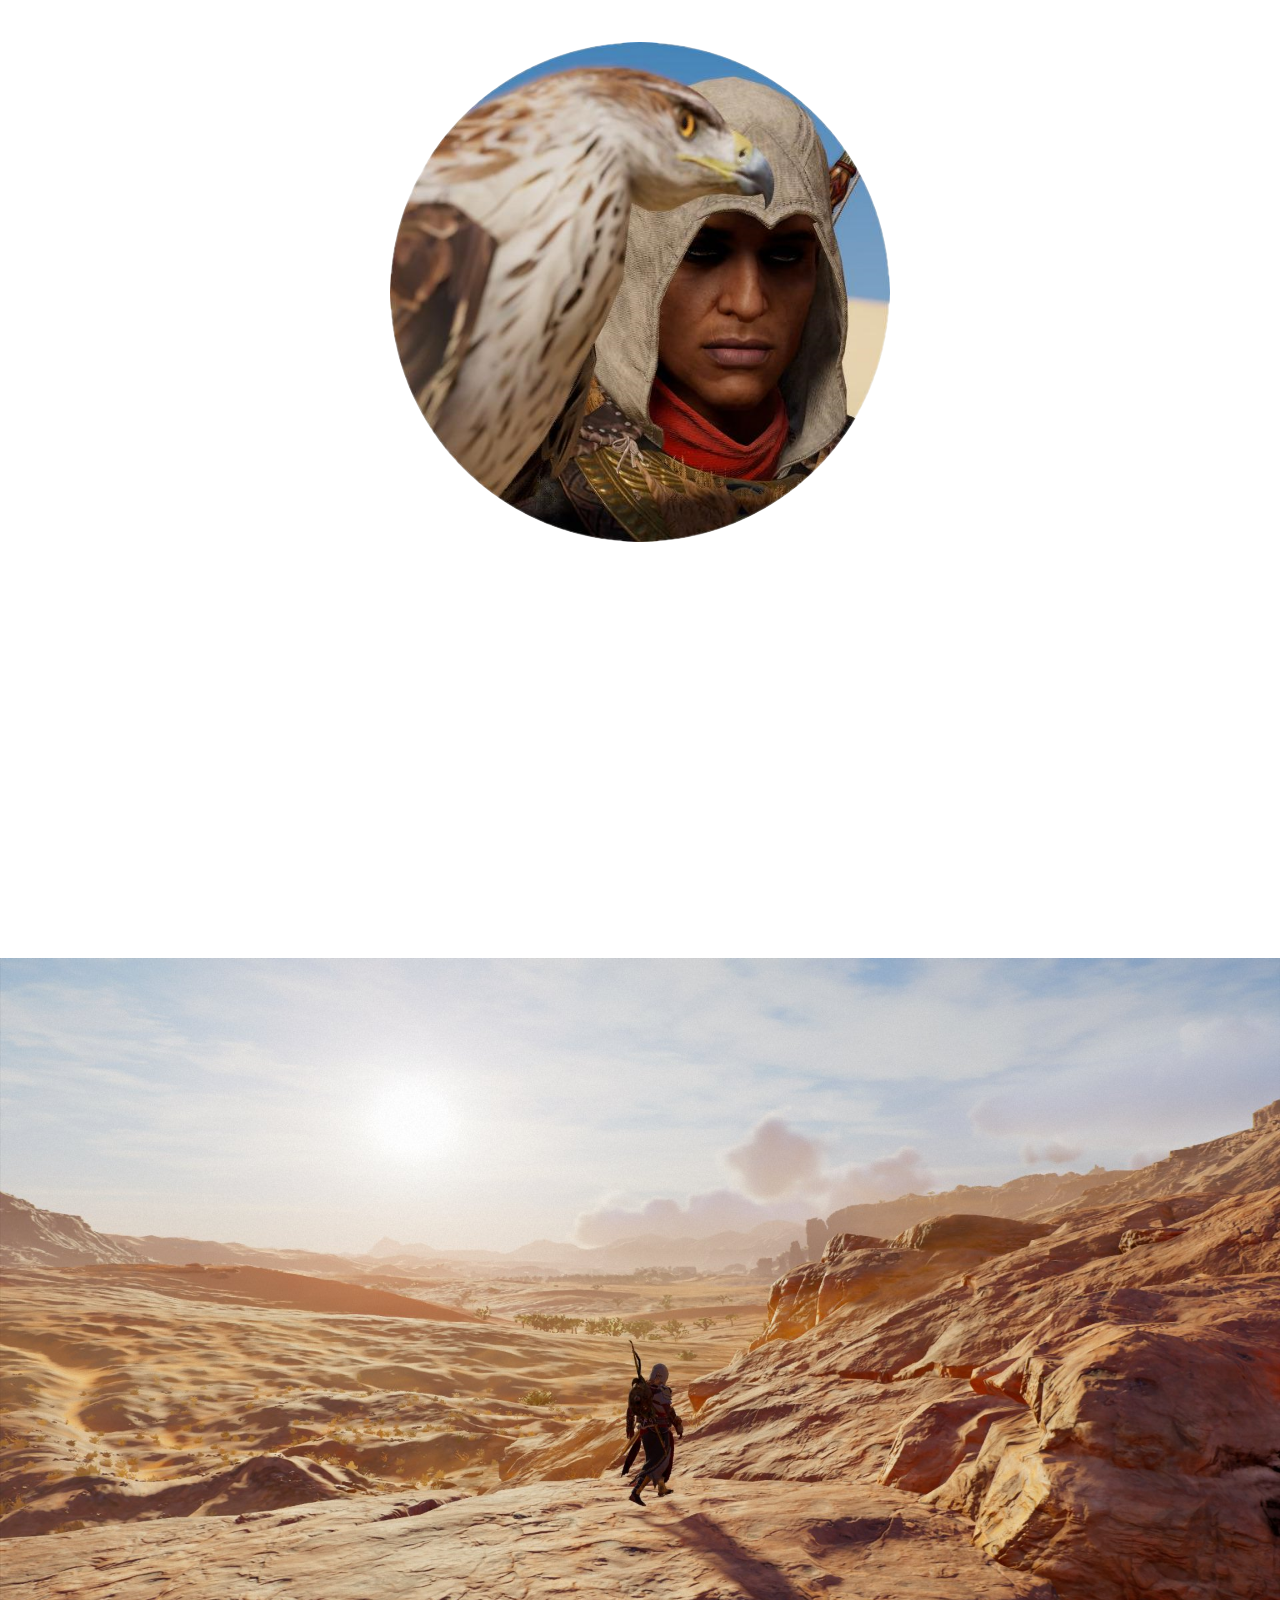
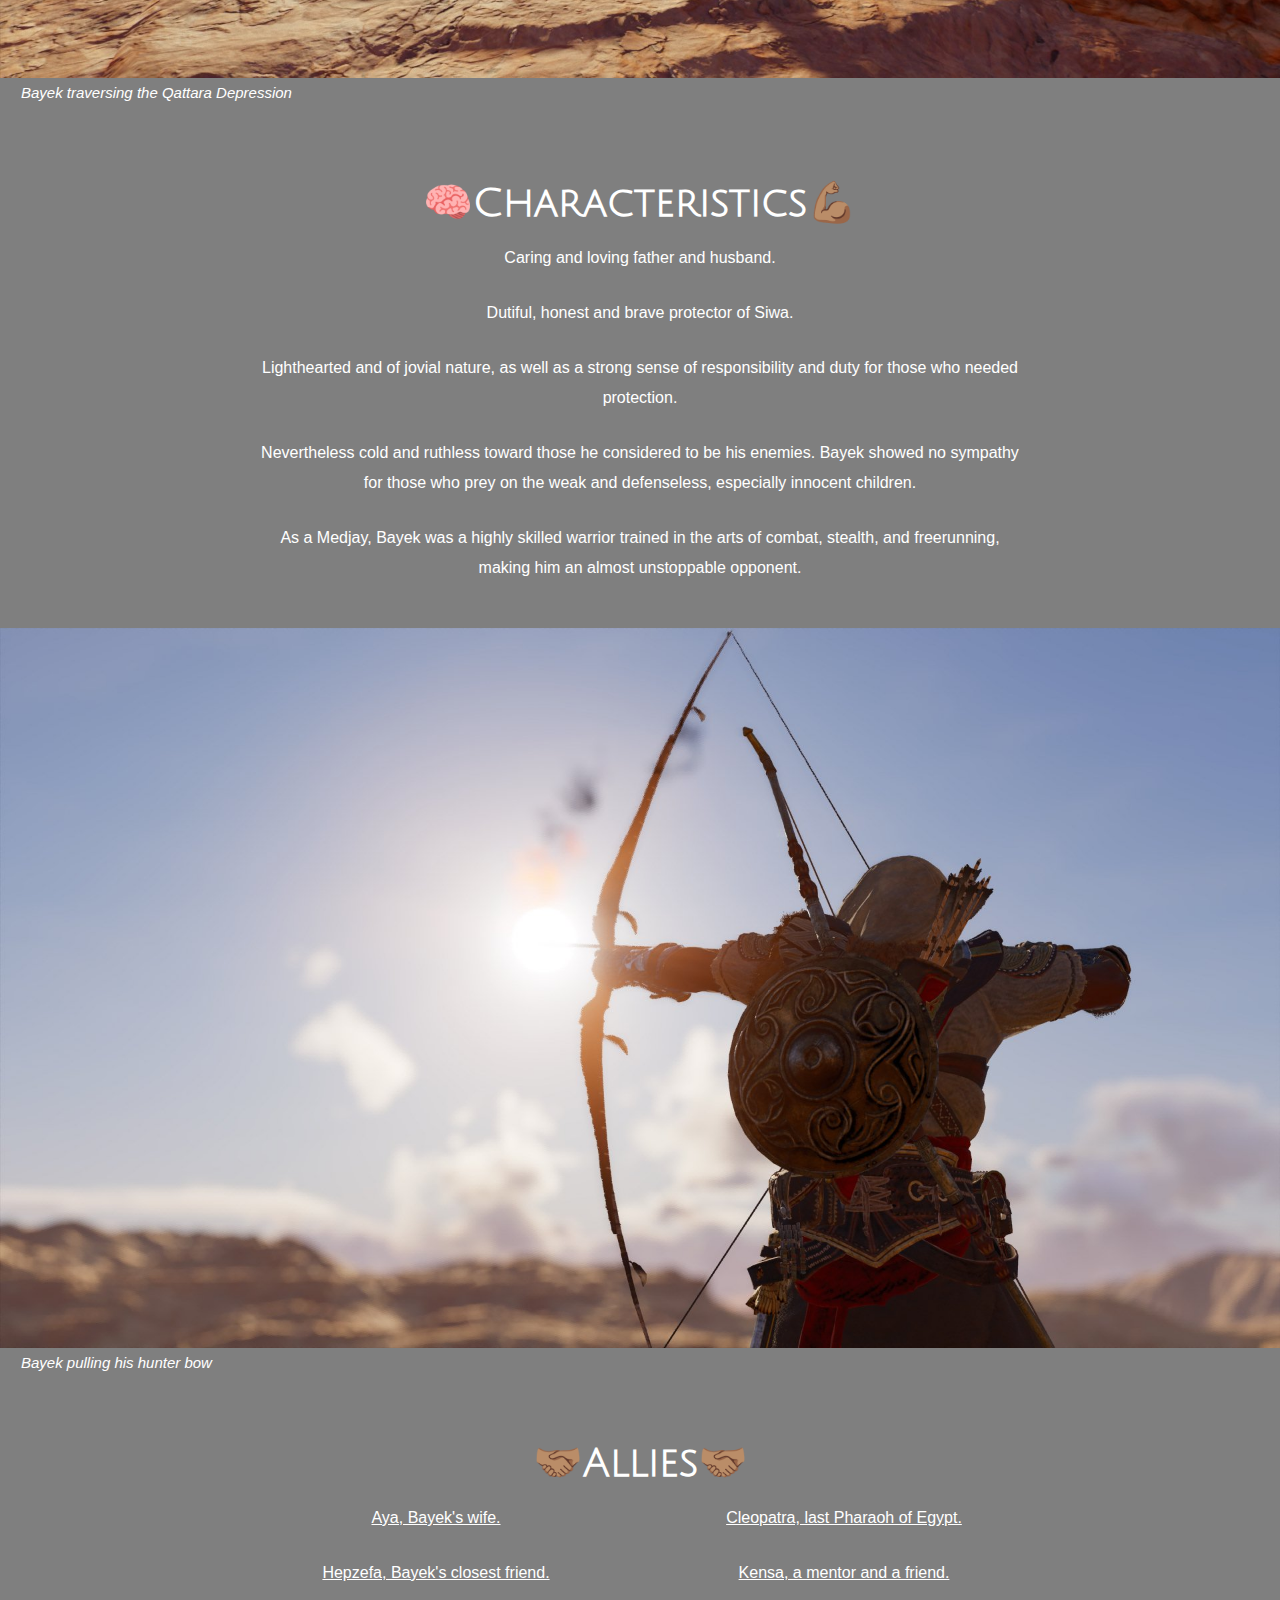
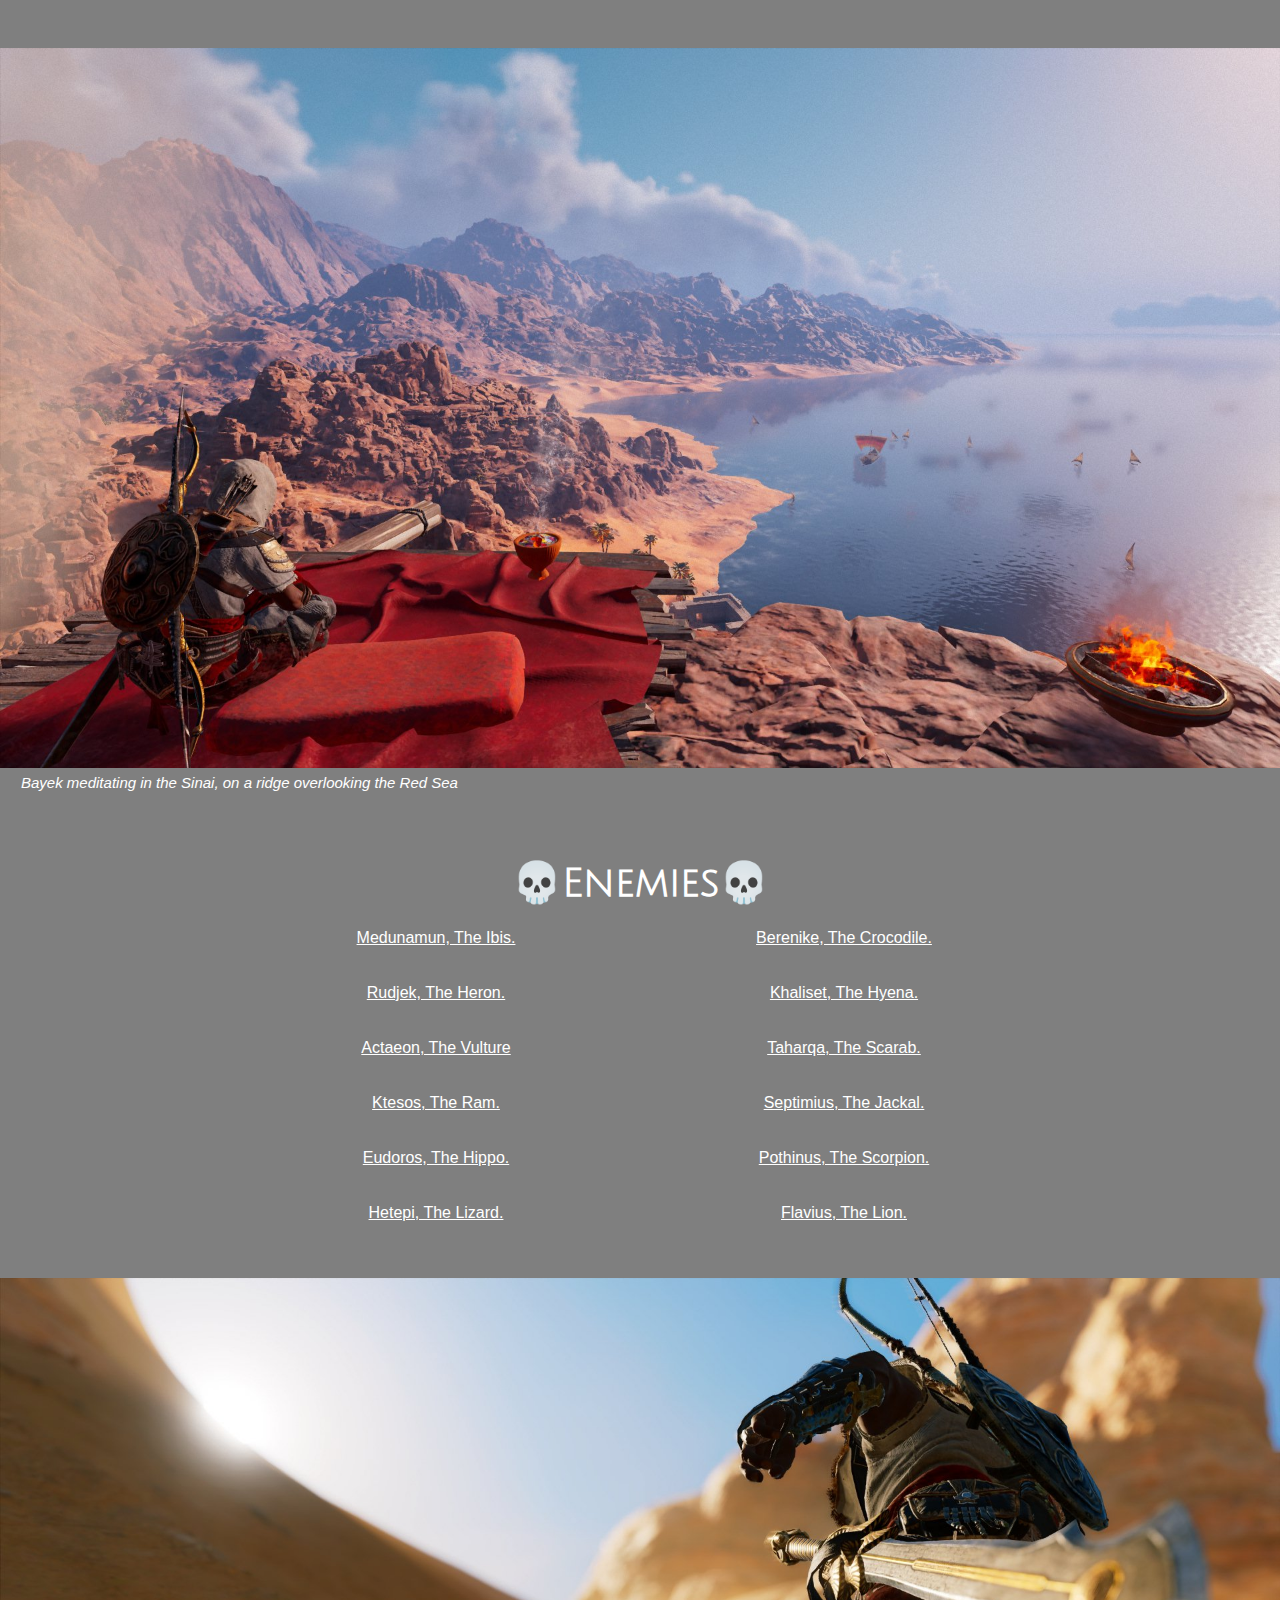
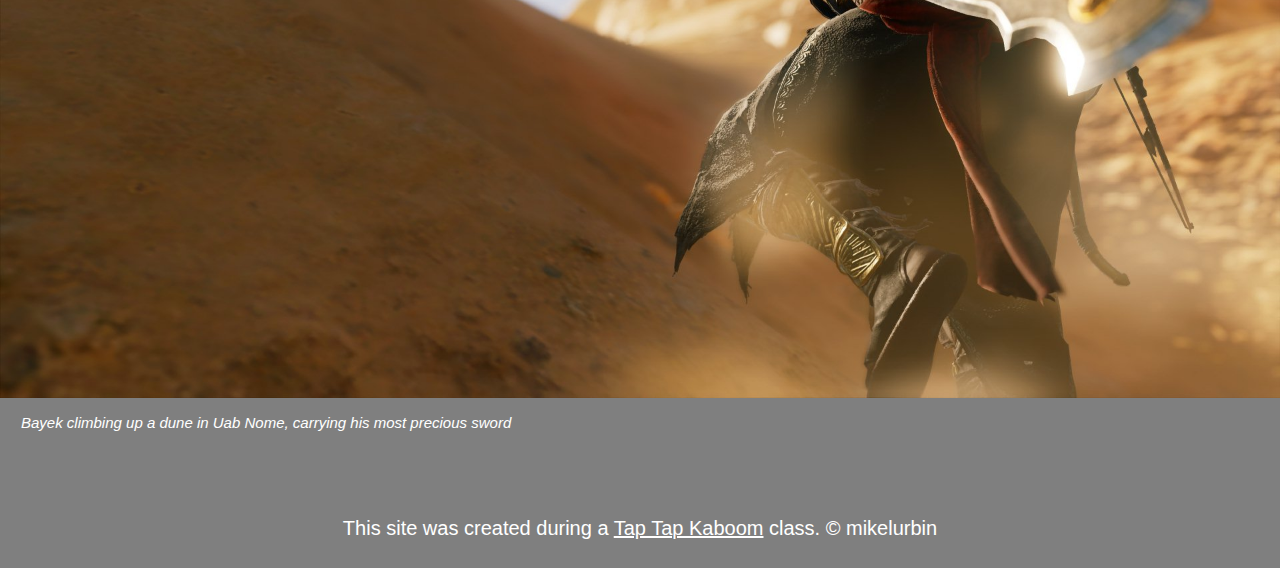
<file: index.html>
<!DOCTYPE html>
<html>
<head>
	<title>Bayek of Siwa</title>
	<link rel="icon" href="img/ac symbol.png">
	<link href="https://fonts.googleapis.com/css2?family=Julius+Sans+One&display=swap" rel="stylesheet">
	<link rel="stylesheet" type="text/css" href="CSS/hero.css">
</head>
<body>
	<!-- header element-->
	<header>
		<img src="img/bayek-icon2-crop-cutout.png">
		<h1>Bayek of Siwa</h1>
	</header>

	<!-- main element -->

	<main>

		<h2>Who is Bayek?</h2>
		<p>Bayek of Siwa is the protagonist of Ubisoft's videogame Assassin's Creed Origins. Bayek was born in c. 85 BCE in the Siwa Oasis, in the Ptolemaic Kingdom of Egypt. He was one of the last protectors of the Pharaohs, known as a Medjay, and the founder of the Hidden Ones alongside his wife, Aya.</p>
		<img src="img/bayek-walking-desert.jpg">
	<div style="
		background-color: rgba(0, 0, 0, .5);
		width: 100%;
		max-width: none;
		padding: 20px 0;
		margin: 0 auto 0;
		margin-top: -30px">
		<p class="caption">Bayek traversing the Qattara Depression</p>
	</div>

		<!-- Characteristics -->
	<div style="
	background-color: rgba(0, 0, 0, .5);
	width: 100%;
	max-width: none;
	padding: 20px 0;
	margin: 0 auto 0">
		<h2>🧠Characteristics💪🏽</h2>
		<ol>
			<li>Caring and loving father and husband.</li>
			<li>Dutiful, honest and brave protector of Siwa.</li>
			<li>Lighthearted and of jovial nature, as well as a strong sense of responsibility and duty for those who needed protection.</li>
			<li>Nevertheless cold and ruthless toward those he considered to be his enemies. Bayek showed no sympathy for those who prey on the weak and defenseless, especially innocent children.</li>
			<li>As a Medjay, Bayek was a highly skilled warrior trained in the arts of combat, stealth, and freerunning, making him an almost unstoppable opponent.</li>
		</p>
		</ol>
	</div>
		<img src="img/bayek-bow.jpg">

	<div style="
		background-color: rgba(0, 0, 0, .5);
		width: 100%;
		max-width: none;
		padding: 20px 0;
		margin: 0 auto 0;
		margin-top: -30px">
		<p class="caption">Bayek pulling his hunter bow</p>
	</div>

		<!-- Allies -->
	<div style="
		background-color: rgba(0, 0, 0, .5);
		width: 100%;
		max-width: none;
		padding: 10px 0;
		margin: 0 auto 0">
		<h2>🤝🏽Allies🤝🏽</h2>
		<ul>
			<li><a target="_blank" href="https://assassinscreed.fandom.com/wiki/Amunet">Aya, Bayek's wife.</a></li>
			<li><a target="_blank" href="https://assassinscreed.fandom.com/wiki/Hepzefa">Hepzefa, Bayek's closest friend.</a></li>
			<li><a target="_blank" href="https://assassinscreed.fandom.com/wiki/Cleopatra">Cleopatra, last Pharaoh of Egypt.</a></li>
			<li><a target="_blank" href="https://assassinscreed.fandom.com/wiki/Kensa">Kensa, a mentor and a friend.</a></li>
		</ul>
	</div>
			<img src="img/bayek-sitting.jpg">
	<div style="
		background-color: rgba(0, 0, 0, .5);
		width: 100%;
		max-width: none;
		padding: 20px 0;
		margin: 0 auto 0;
		margin-top: -30px">
		<p class="caption">Bayek meditating in the Sinai, on a ridge overlooking the Red Sea
		</p>
	</div>


		<!-- Enemies -->
	<div style="
		background-color: rgba(0, 0, 0, .5);
		width: 100%;
		max-width: none;
		padding: 10px 0;
		margin: 0 auto 0">
		<h2>💀Enemies💀</h2>
		<ul>
			<li><a target="_blank" href="https://assassinscreed.fandom.com/wiki/Medunamun">Medunamun, The Ibis.</a></li>

			<li><a target="_blank" href="https://assassinscreed.fandom.com/wiki/Rudjek">Rudjek, The Heron.</a></li>

			<li><a target="_blank" href="https://assassinscreed.fandom.com/wiki/Actaeon">Actaeon, The Vulture</a></li>

			<li><a target="_blank" href="https://assassinscreed.fandom.com/wiki/Ktesos">Ktesos, The Ram.</a></li>

			<li><a target="_blank" href="https://assassinscreed.fandom.com/wiki/Eudoros">Eudoros, The Hippo.</a></li>

			<li><a target="_blank" href="https://assassinscreed.fandom.com/wiki/Hetepi">Hetepi, The Lizard.</a></li>

			<li><a target="_blank" href="https://assassinscreed.fandom.com/wiki/Berenike">Berenike, The Crocodile.</a></li>

			<li><a target="_blank" href="https://assassinscreed.fandom.com/wiki/Khaliset">Khaliset, The Hyena.</a></li>

			<li><a target="_blank" href="https://assassinscreed.fandom.com/wiki/Taharqa">Taharqa, The Scarab.</a></li>

			<li><a target="_blank" href="https://assassinscreed.fandom.com/wiki/Lucius_Septimius">Septimius, The Jackal.</a></li>

			<li><a target="_blank" href="https://assassinscreed.fandom.com/wiki/Pothinus">Pothinus, The Scorpion.</a></li>

			<li><a target="_blank" href="https://assassinscreed.fandom.com/wiki/Flavius_Metellus">Flavius, The Lion.</a></li>
		</ul>
			<img src="img/bayek-sword.jpg">
		<p class="caption">Bayek climbing up a dune in Uab Nome, carrying his most precious sword 
		</p>
	</div>
	</main>
<div style="
	background-color: rgba(0, 0, 0, .5);
	width: 100%;
	max-width: none">
	<footer>
		<p>This site was created during a <a target="_blank" href="https://taptapkaboom.com/">Tap Tap Kaboom</a> class. &copy; mikelurbin </p>
	</footer>
</div>

</body>
</html>
</file>
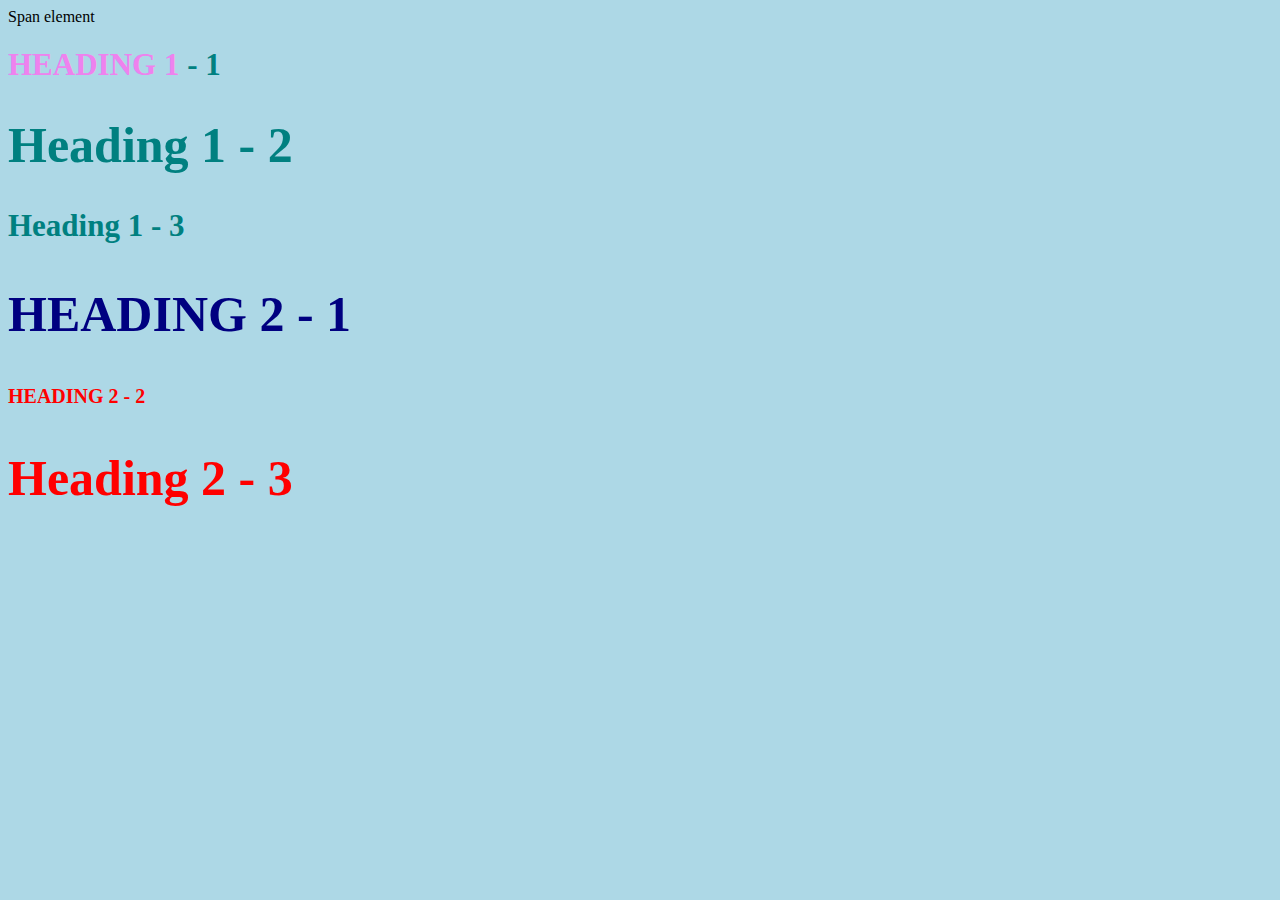
<file: style-test.html>
<!DOCTYPE html>
<html>
<head>
	<title>Style test</title>
	<link rel="stylesheet" type="text/CSS" href="CSS/test.css">
</head>
<body>
	<span>Span element</span>
	<h1 class="uppercase"><span>Heading 1</span> - 1</h1>
	<h1 class="big">Heading 1 - 2</h1>
	<h1>Heading 1 - 3</h1>
	<h2 class="big uppercase">Heading 2 - 1</h1>
	<h2 class="uppercase">Heading 2 - 2</h1>
	<h2 class="big">Heading 2 - 3</h1>

</body>
</html>
</file>
<file: CSS/hero.css>
body{
	margin: 0;
	background-image: url(https://images5.alphacoders.com/875/thumb-1920-875972.jpg);
	background-repeat: no-repeat;
  	background-attachment: fixed;
  	background-size: cover;
  	color: white;
  	font-family: helvetica;
  	line-height: 30px;
  	
}

header{
	text-align: center;
	padding-top: 40px;
	padding-bottom: 40px;
}


header img{
	border-radius: 500px;
	width: 500px;
	border: 2px solid white;
}


header h1{
	font-size: 100px;
}


h1, h2{
	font-family: 'Julius Sans One', sans-serif;
	text-align: center;
}


main :not(img){
	max-width: 800px;
	margin: 0 auto;
	padding: 0 20px;
	margin-bottom: 25px;
}

main img{
	max-width: 100%;
	max-height: auto;
	width: 100%;
}


h2{
	font-size: 40px;
	
}


a{
	color: white;
}
a:hover{
	color:#FFFCD4;
}

footer{
	text-align: center;
	padding: 5px;
}

p.caption{
	margin: 1px;
	font-size: 15px;
	font-style: italic;
	margin-top: 0;
	margin-bottom: 40px;
}

ul {
    columns: 2;
    -webkit-columns: 2;
    -moz-columns: 2;
}

a:link {
    text-decoration: underline;
    padding-bottom: 6px;
}

ul{
	list-style-type: none; 
	font-size: 16px;
	text-align: center;
}

ol{
	text-align: center;
	list-style-type: none;
	font-size: 16px;
	margin-bottom: 40px;

}

p{
	font-size: 20px;
}
</file>
<file: CSS/test.css>
body{
	background-color: lightblue;
}

h1{
	font-size: 31px;
	color: teal;
}

h2{
	font-size: 20px;
	color: red;
}

.big{
	font-size: 50px;
}

.uppercase{
	text-transform: uppercase;
}

.big.uppercase{
	color: navy;
}

h1 span{
	color: violet;
}
</file>
